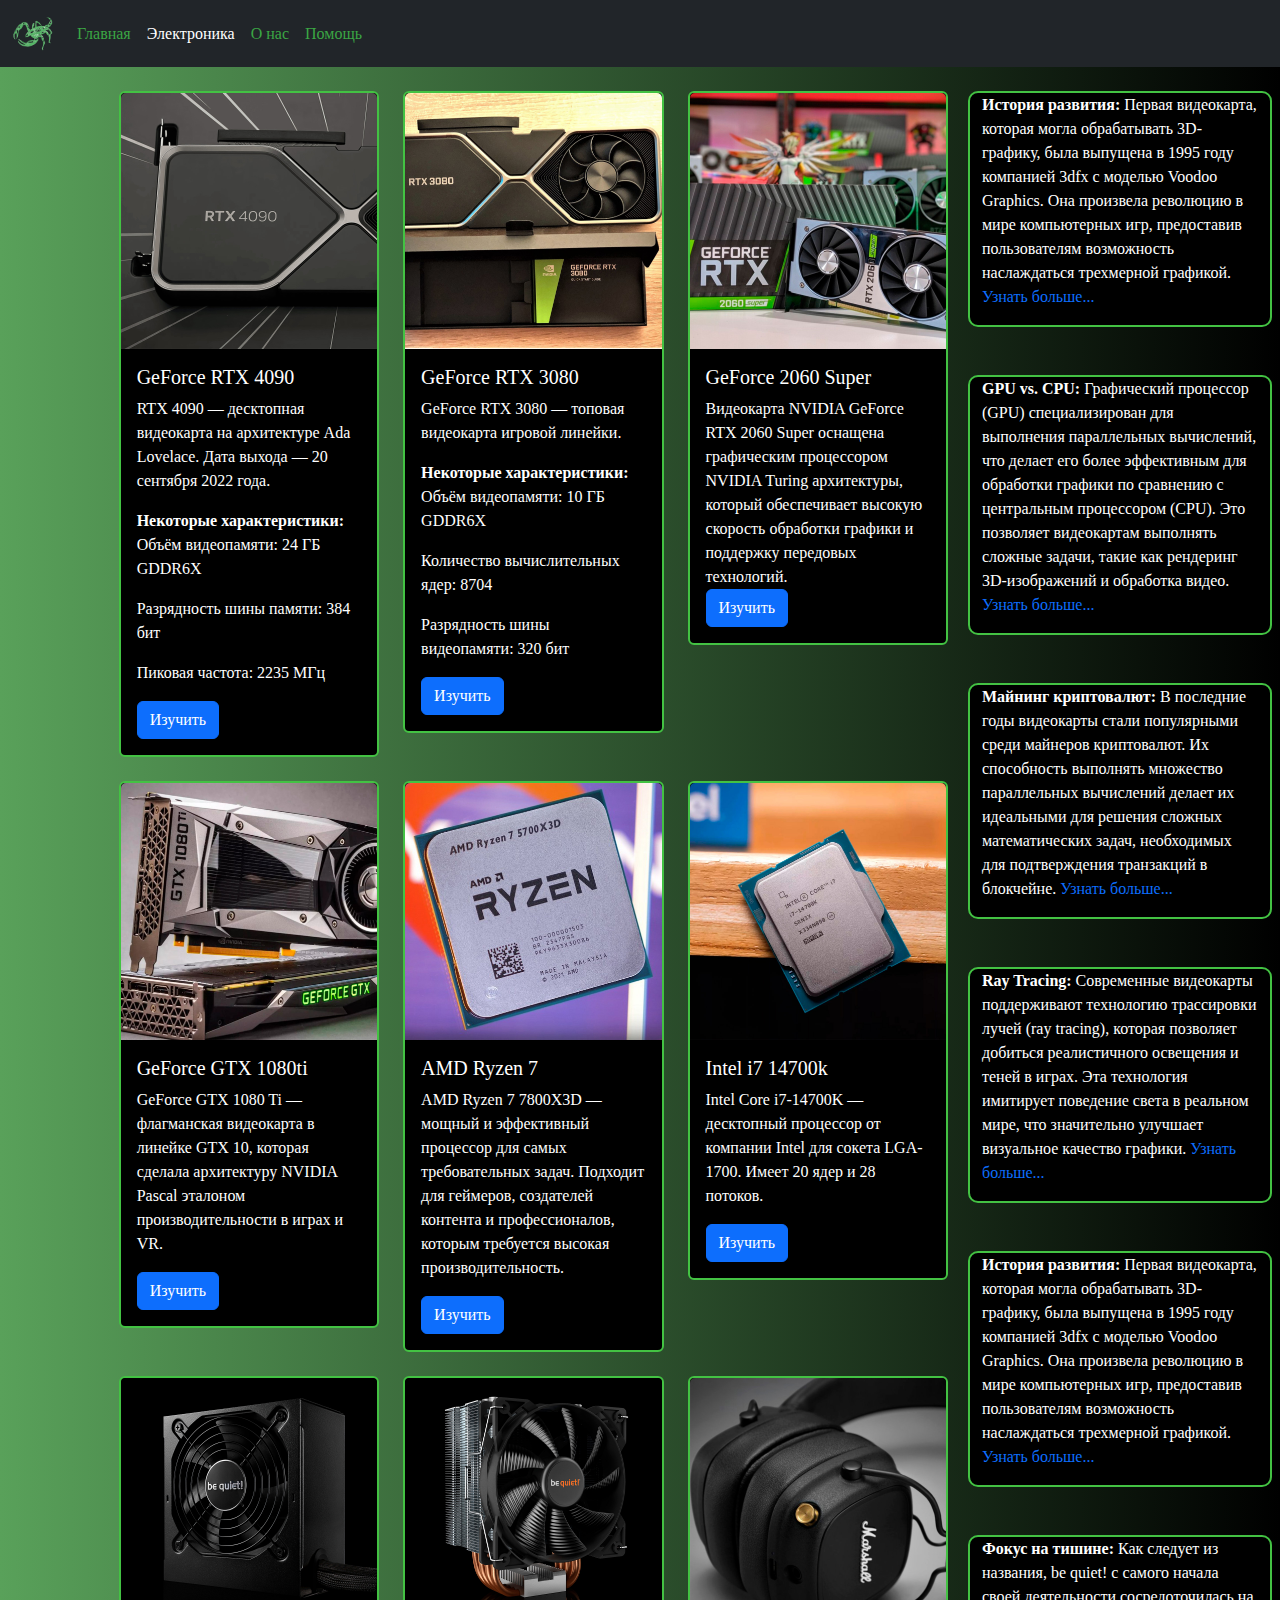
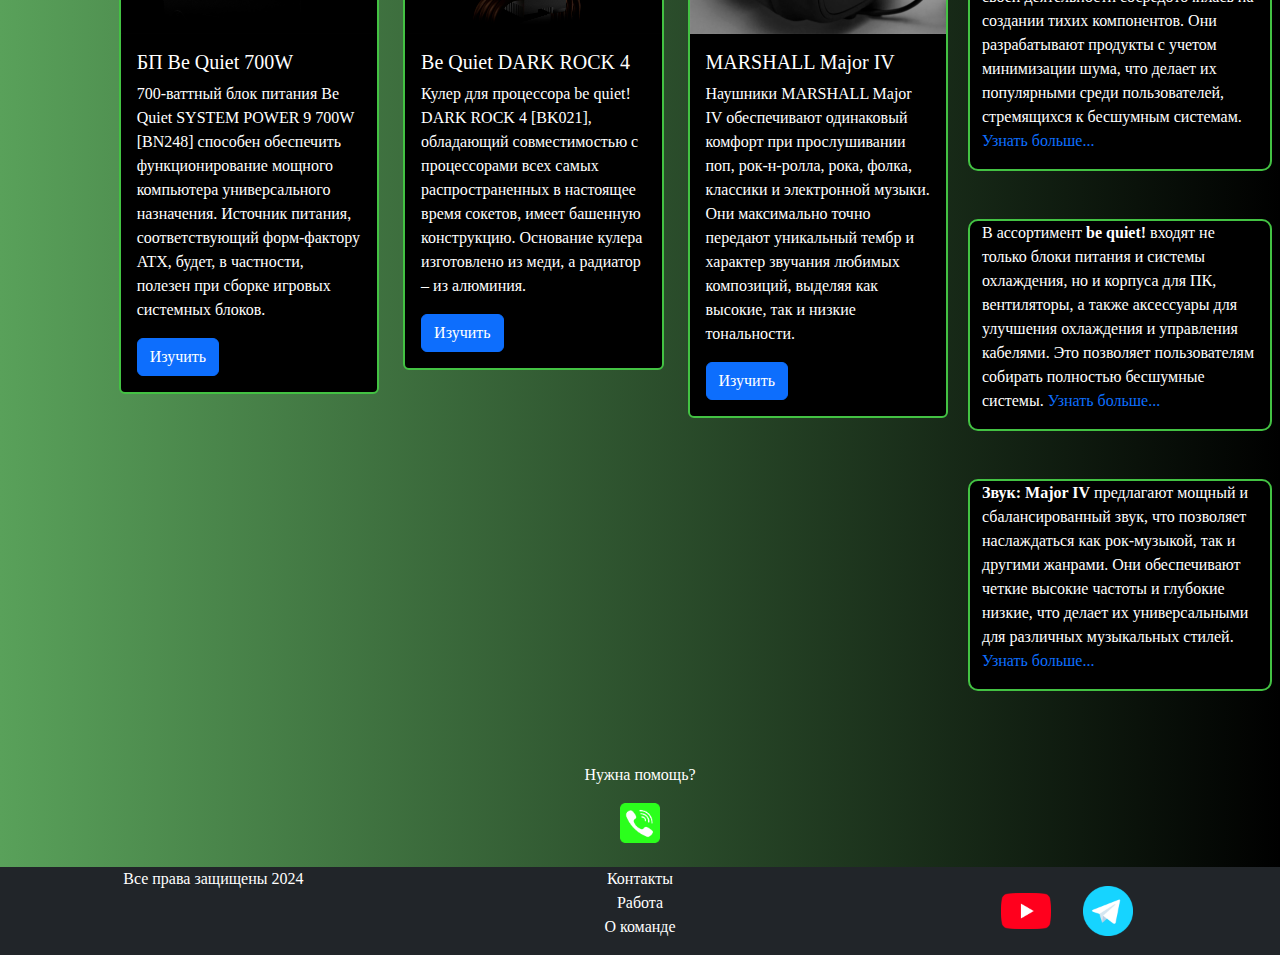
<file: pricing.html>
<!DOCTYPE html>
<html lang="en">

<head>
    <meta charset="UTF-8">
    <meta name="viewport" content="width=device-width, initial-scale=1.0">
    <link href="https://cdn.jsdelivr.net/npm/bootstrap@5.3.3/dist/css/bootstrap.min.css" rel="stylesheet"
        integrity="sha384-QWTKZyjpPEjISv5WaRU9OFeRpok6YctnYmDr5pNlyT2bRjXh0JMhjY6hW+ALEwIH" crossorigin="anonymous">
    <link rel="stylesheet" href="source/styles/style.css">
    <link rel="stylesheet" href="source/styles/bg-video.css">
    <link rel="apple-touch-icon" sizes="180x180" href="source/images/icon site/apple-touch-icon.png">
    <link rel="icon" type="image/png" sizes="32x32" href="source/images/icon site/favicon-32x32.png">
    <link rel="icon" type="image/png" sizes="16x16" href="source/images/icon site/favicon-16x16.png">
    <link rel="manifest" href="source/images/icon site/site.webmanifest">
    <title>Zavarzin</title>
</head>

<body>
    <header>
        <nav class="navbar navbar-expand-lg bg-dark">
            <div class="container-fluid">
                <a class="navbar-brand" href="index.html"><img src="source/images/logo.png" alt="Logo"></a>
                <button class="navbar-toggler" type="button" data-bs-toggle="collapse" data-bs-target="#navbarNav"
                    aria-controls="navbarNav" aria-expanded="false" aria-label="Toggle navigation">
                    <span class="navbar-toggler-icon"></span>
                </button>
                <div class="collapse navbar-collapse" id="navbarNav">
                    <ul class="navbar-nav">
                        <li class="nav-item">
                            <a class="nav-link" aria-current="page" href="index.html">Главная</a>
                        </li>
                        <li class="nav-item">
                            <a class="nav-link active" href="pricing.html">Электроника</a>
                        </li>
                        <li class="nav-item">
                            <a class="nav-link" aria-current="page" href="info.html">О нас</a>
                        </li>
                        <li class="nav-item">
                            <a class="nav-link" aria-current="page" href="help.html">Помощь</a>
                        </li>
                    </ul>
                </div>
            </div>
        </nav>
    </header>
    <section>
        <div class="container-fluid">
            <div class="row">
                <div class="col-lg-1">
                </div>

                <div class="col-lg-8 col-md-12">
                    <div class="row">
                        <div class="col-lg-4 col-md-6 mt-4">
                            <div class="card">
                                <a href="#"><img src="source/images/card/4090.jpg" class="card-img-top"
                                        alt="RTX 4090 img"></a>
                                <div class="card-body">
                                    <a href="#">
                                        <h5 class="card-title">GeForce RTX 4090</h5>
                                    </a>
                                    <p class="card-text"><a href="#">
                                            RTX 4090 — десктопная видеокарта на архитектуре Ada Lovelace.
                                            Дата
                                            выхода — 20 сентября 2022 года.
                                            <p>
                                                <b>Некоторые характеристики:</b>
                                                Объём видеопамяти: 24 ГБ GDDR6X
                                            </p>
                                            <p>Разрядность шины памяти: 384 бит</p>
                                            <p>Пиковая частота: 2235 МГц</p>
                                        </a>
                                    </p>
                                    <a href="#" class="btn btn-primary">Изучить</a>
                                </div>
                            </div>
                        </div>
                        <div class="col-lg-4 col-md-6 mt-4">
                            <div class="card">
                                <a href="#"><img src="source/images/card/rtx 3080.jpg" class="card-img-top"
                                        alt="RTX 3080"></a>
                                <div class="card-body">
                                    <h5 class="card-title"><a href="#">GeForce RTX 3080</a></h5>
                                    <p class="card-text"><a href="#">GeForce RTX 3080 — топовая видеокарта игровой
                                            линейки.
                                            <p>

                                                <b>Некоторые характеристики:</b>
                                                Объём видеопамяти: 10 ГБ GDDR6X
                                            </p>
                                            <p>Количество вычислительных ядер: 8704</p>
                                            <p>Разрядность шины видеопамяти: 320 бит</p>
                                        </a>
                                    </p>
                                    <a href="#" class="btn btn-primary">Изучить</a>
                                </div>
                            </div>
                        </div>
                        <div class="col-lg-4 col-md-6 mt-4">
                            <div class="card">
                                <a href="#"><img src="source/images/card/2060super.jpg" class="card-img-top"
                                        alt="RTX 2060S"></a>
                                <div class="card-body">
                                    <h5 class="card-title"><a href="#">GeForce 2060 Super</a></h5>
                                    <a href="#">
                                        <p class="card-text">Видеокарта NVIDIA GeForce RTX 2060 Super оснащена
                                            графическим
                                            процессором NVIDIA Turing архитектуры, который обеспечивает высокую скорость
                                            обработки
                                            графики и поддержку передовых технологий.</p>
                                    </a>
                                    <a href="#" class="btn btn-primary">Изучить</a>
                                </div>
                            </div>
                        </div>
                        <div class="col-lg-4 col-md-6 mt-4">
                            <div class="card">
                                <a href="#"><img src="source/images/card/1080ti.jpg" class="card-img-top"
                                        alt="GTX 1080ti"></a>
                                <div class="card-body">
                                    <a href="#">
                                        <h5 class="card-title">GeForce GTX 1080ti</h5>
                                    </a>
                                    <p class="card-text"><a href="#">
                                            GeForce GTX 1080 Ti — флагманская видеокарта в линейке GTX 10,
                                            которая
                                            сделала архитектуру NVIDIA Pascal эталоном производительности в играх и VR.
                                        </a></p>
                                    <a href="#" class="btn btn-primary">Изучить</a>
                                </div>
                            </div>
                        </div>
                        <div class="col-lg-4 col-md-6 mt-4">
                            <div class="card">
                                <a href="#"><img src="source/images/card/ryzen 7.jpg" class="card-img-top"
                                        alt="Ryzen 7"></a>
                                <div class="card-body">
                                    <h5 class="card-title"><a href="#">AMD Ryzen 7</a></h5>
                                    <p class="card-text"><a href="#">
                                            AMD Ryzen 7 7800X3D — мощный и эффективный процессор для самых
                                            требовательных задач. Подходит для геймеров, создателей контента и
                                            профессионалов,
                                            которым требуется высокая производительность.
                                        </a></p>
                                    <a href="#" class="btn btn-primary">Изучить</a>
                                </div>
                            </div>
                        </div>
                        <div class="col-lg-4 col-md-6 mt-4">
                            <div class="card">
                                <a href="#"><img src="source/images/card/i7 14700.jpg" class="card-img-top"
                                        alt="Intel i7"></a>
                                <div class="card-body">
                                    <h5 class="card-title"><a href="#">Intel i7 14700k</a></h5>
                                    <p class="card-text"><a href="#">
                                            Intel Core i7-14700K — десктопный процессор от компании Intel
                                            для
                                            сокета LGA-1700. Имеет 20 ядер и 28 потоков.
                                        </a></p>
                                    <a href="#" class="btn btn-primary">Изучить</a>
                                </div>
                            </div>
                        </div>
                        <div class="col-lg-4 col-md-6 mt-4">
                            <div class="card">
                                <a href="#"><img src="source/images/card/be qute bp.jpg" class="card-img-top"
                                        alt="Блок питания"></a>
                                <div class="card-body">
                                    <h5 class="card-title"><a href="#">БП Be Quiet 700W</a></h5>
                                    <p class="card-text"><a href="#">
                                            700-ваттный блок питания Be Quiet SYSTEM POWER 9 700W [BN248]
                                            способен обеспечить функционирование мощного компьютера универсального
                                            назначения.
                                            Источник питания, соответствующий форм-фактору ATX, будет, в частности,
                                            полезен
                                            при
                                            сборке игровых системных блоков.
                                        </a></p>
                                    <a href="#" class="btn btn-primary">Изучить</a>
                                </div>
                            </div>
                        </div>
                        <div class="col-lg-4 col-md-6 mt-4">
                            <div class="card">
                                <a href="#">
                                    <img src="source/images/card/be qute cool.jpg" class="card-img-top"
                                        alt="Кулеры Be Qute">
                                </a>
                                <div class="card-body">
                                    <h5 class="card-title"><a href="#">Be Quiet DARK ROCK 4</a></h5>
                                    <p class="card-text"><a href="#">
                                            Кулер для процессора be quiet! DARK ROCK 4 [BK021], обладающий
                                            совместимостью с процессорами всех самых распространенных в настоящее время
                                            сокетов, имеет башенную конструкцию. Основание кулера изготовлено из меди, а
                                            радиатор – из алюминия.
                                        </a></p>
                                    <a href="#" class="btn btn-primary">Изучить</a>
                                </div>
                            </div>
                        </div>
                        <div class="col-lg-4 col-md-6 mt-4">
                            <div class="card">
                                <a href="#">
                                    <img src="source/images/card/marshal 4.jpg" class="card-img-top"
                                        alt="marshal headphones">
                                </a>
                                <div class="card-body">
                                    <h5 class="card-title"> <a href="#">MARSHALL Major IV</a></h5>
                                    <p class="card-text"><a href="#">
                                            Наушники MARSHALL Major IV обеспечивают одинаковый комфорт при
                                            прослушивании поп, рок-н-ролла, рока, фолка, классики и электронной музыки.
                                            Они
                                            максимально точно передают уникальный тембр и характер звучания любимых
                                            композиций, выделяя как высокие, так и низкие тональности.
                                        </a></p>
                                    <a href="#" class="btn btn-primary">Изучить</a>
                                </div>
                            </div>
                        </div>

                    </div>
                </div>

                <div class="col-lg-3 col-md-12">
                    <div class="row px-2">
                        <div class="col-lg-12 sidebar my-4">
                                <p><b>История развития:</b> Первая видеокарта, которая могла обрабатывать 3D-графику, была выпущена
                                    в
                                    1995 году компанией 3dfx с моделью Voodoo Graphics. Она произвела революцию в мире
                                    компьютерных игр, предоставив пользователям возможность наслаждаться трехмерной
                                    графикой. <a href="#">Узнать
                                        больше...</a></p>
                        </div>
                        <div class="col-lg-12 sidebar my-4">
                            <p><b>GPU vs. CPU:</b> Графический процессор (GPU) специализирован для выполнения параллельных
                                вычислений, что делает его более эффективным для обработки графики по сравнению с
                                центральным процессором (CPU). Это позволяет видеокартам выполнять сложные задачи, такие
                                как
                                рендеринг 3D-изображений и обработка видео. <a href="#">Узнать
                                    больше...</a></p>
                        </div>
                        <div class="col-lg-12 sidebar my-4">
                            <p><b>Майнинг криптовалют:</b> В последние годы видеокарты стали популярными среди майнеров
                                криптовалют. Их способность выполнять множество параллельных вычислений делает их
                                идеальными
                                для решения сложных математических задач, необходимых для подтверждения транзакций в
                                блокчейне. <a href="#">Узнать
                                    больше...</a></p>
                        </div>
                        <div class="col-lg-12 sidebar my-4">
                            <p><b>Ray Tracing:</b> Современные видеокарты поддерживают технологию трассировки лучей (ray
                                tracing),
                                которая позволяет добиться реалистичного освещения и теней в играх. Эта технология
                                имитирует
                                поведение света в реальном мире, что значительно улучшает визуальное качество графики. <a
                                    href="#">Узнать
                                    больше...</a></p>
                        </div>
                        <div class="col-lg-12 sidebar my-4">
                            <p><b>История развития:</b> Первая видеокарта, которая могла обрабатывать 3D-графику, была выпущена
                                в
                                1995 году компанией 3dfx с моделью Voodoo Graphics. Она произвела революцию в мире
                                компьютерных игр, предоставив пользователям возможность наслаждаться трехмерной
                                графикой. <a href="#">Узнать
                                    больше...</a></p>
                        </div>
                        <div class="col-lg-12 sidebar my-4">
                            <p><b>Фокус на тишине:</b> Как следует из названия, be quiet! с самого начала своей деятельности
                                сосредоточилась на создании тихих компонентов. Они разрабатывают продукты с учетом
                                минимизации шума, что делает их популярными среди пользователей, стремящихся к бесшумным
                                системам. <a href="#">Узнать
                                    больше...</a></p>
                        </div>
                        <div class="col-lg-12 sidebar my-4">
                            <p> В ассортимент<b> be quiet!</b> входят не только блоки питания и системы охлаждения, но и
                                корпуса
                                для ПК, вентиляторы, а также аксессуары для улучшения охлаждения и управления кабелями.
                                Это
                                позволяет пользователям собирать полностью бесшумные системы. <a href="#">Узнать
                                    больше...</a></p>
                        </div>
                        <div class="col-lg-12 sidebar my-4">
                            <p><b>Звук: Major IV</b> предлагают мощный и сбалансированный звук, что позволяет наслаждаться как
                                рок-музыкой, так и другими жанрами. Они обеспечивают четкие высокие частоты и глубокие
                                низкие, что делает их универсальными для различных музыкальных стилей. <a href="#">Узнать
                                    больше...</a></p>
                        </div>
                    </div>

                </div>

            </div>
            <div class="col-lg-12 col-md-12 text-center mt-5 help-text">
                <a href="#">
                    <p>Нужна помощь?</p>
                </a>
            </div>
            <div class="col-lg-12 col-md-12 text-center">
                <a href="#"><img class="call-anim" style="width: 40px;" src="source/images/social/phone.png"
                        alt="phone"></a>
            </div>
    </section>


    <footer class="mt-4">
        <div class="container-fluid bg-dark">
            <div class="row">
                <div class="col-lg-4 col-md-12 footer-text text-center">
                    <p>Все права защищены 2024</p>
                </div>
                <div class="col-lg-4 col-md-12 footer-text text-center">
                    <p>Контакты<br>Работа<br>О команде</p>
                </div>
                <div class="col-lg-4 col-md-12 media-links">
                    <a href="https://www.youtube.com/watch?v=pFptt7Cargc&ab_channel=tameimpalaVEVO"><img style="width: 50px; margin-inline: 1em;" src="source/images/social/yt.png" alt="youtube"></a>
                    <a href="https://t.me/ZavarzinB"><img style="width: 50px; margin-inline: 1em;" src="source/images/social/tg.png" alt="tg"></a>
                </div>
            </div>
        </div>
    </footer>



    <script src="https://cdn.jsdelivr.net/npm/bootstrap@5.3.3/dist/js/bootstrap.bundle.min.js"
        integrity="sha384-YvpcrYf0tY3lHB60NNkmXc5s9fDVZLESaAA55NDzOxhy9GkcIdslK1eN7N6jIeHz"
        crossorigin="anonymous"></script>
</body>

</html>
</file>
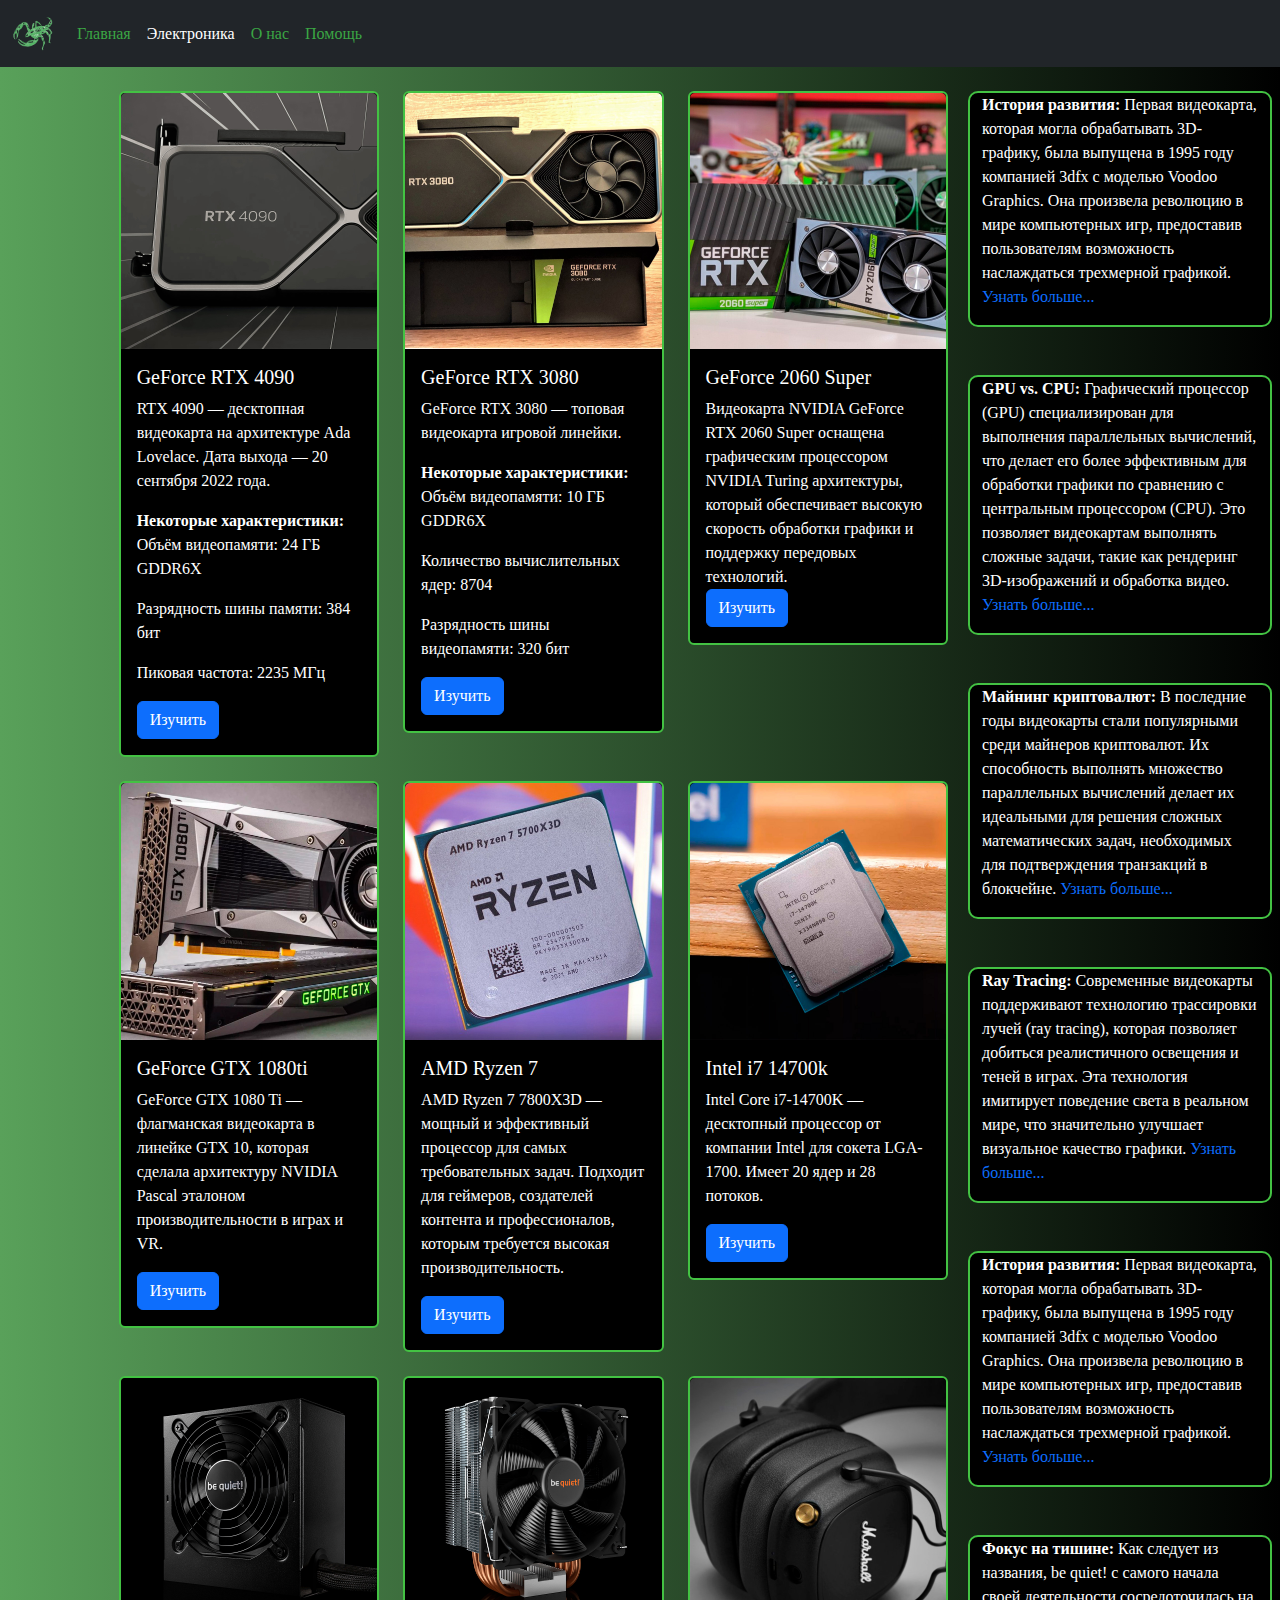
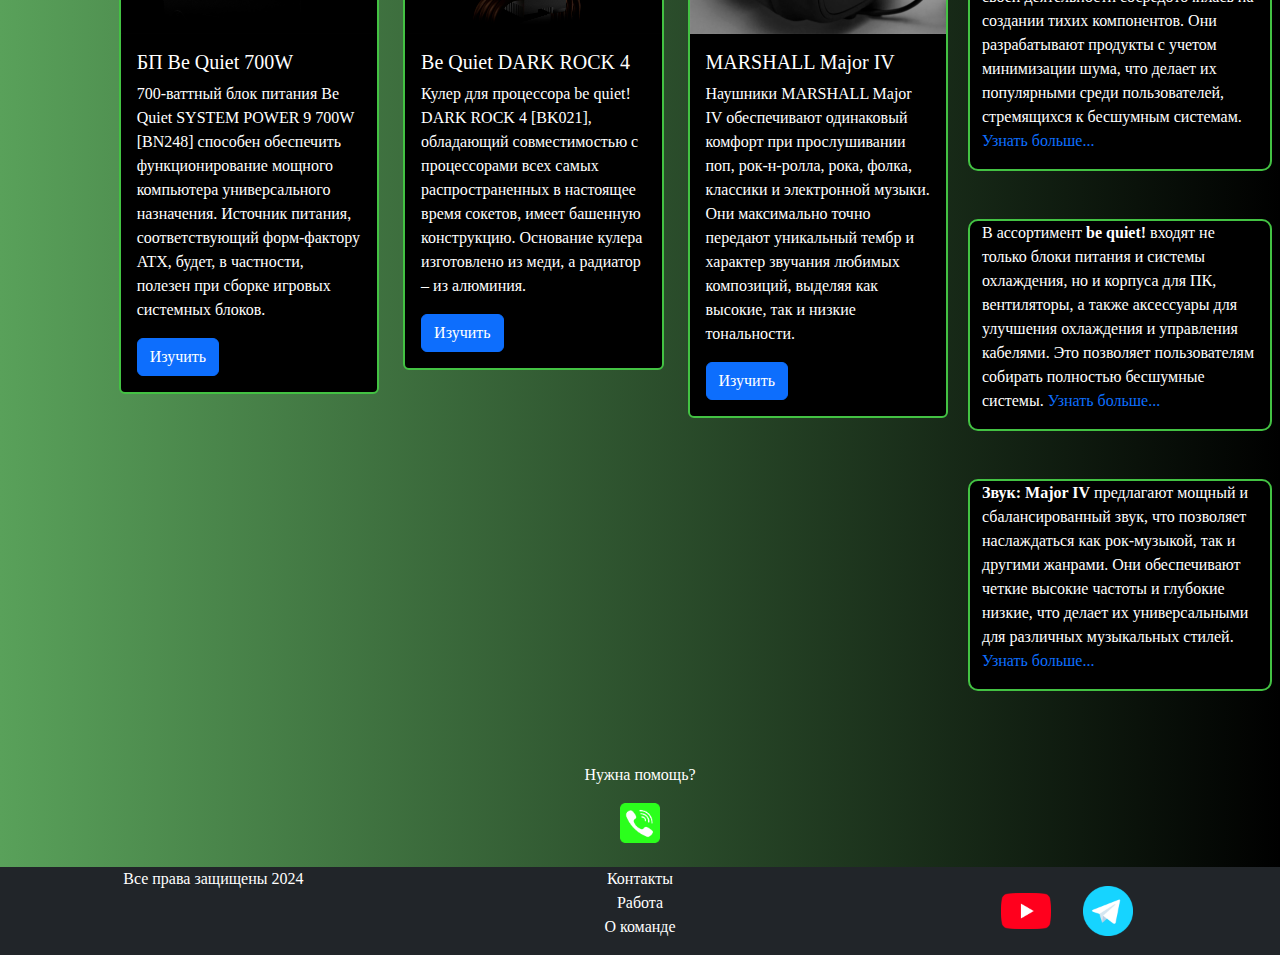
<file: ZavarzinWeb/pricing.html>
<!DOCTYPE html>
<html lang="en">

<head>
    <meta charset="UTF-8">
    <meta name="viewport" content="width=device-width, initial-scale=1.0">
    <link href="https://cdn.jsdelivr.net/npm/bootstrap@5.3.3/dist/css/bootstrap.min.css" rel="stylesheet"
        integrity="sha384-QWTKZyjpPEjISv5WaRU9OFeRpok6YctnYmDr5pNlyT2bRjXh0JMhjY6hW+ALEwIH" crossorigin="anonymous">
    <link rel="stylesheet" href="source/styles/style.css">
    <link rel="stylesheet" href="source/styles/bg-video.css">
    <link rel="apple-touch-icon" sizes="180x180" href="source/images/icon site/apple-touch-icon.png">
    <link rel="icon" type="image/png" sizes="32x32" href="source/images/icon site/favicon-32x32.png">
    <link rel="icon" type="image/png" sizes="16x16" href="source/images/icon site/favicon-16x16.png">
    <link rel="manifest" href="source/images/icon site/site.webmanifest">
    <title>Zavarzin</title>
</head>

<body>
    <header>
        <nav class="navbar navbar-expand-lg bg-dark">
            <div class="container-fluid">
                <a class="navbar-brand" href="/"><img src="source/images/logo.png" alt="Logo"></a>
                <button class="navbar-toggler" type="button" data-bs-toggle="collapse" data-bs-target="#navbarNav"
                    aria-controls="navbarNav" aria-expanded="false" aria-label="Toggle navigation">
                    <span class="navbar-toggler-icon"></span>
                </button>
                <div class="collapse navbar-collapse" id="navbarNav">
                    <ul class="navbar-nav">
                        <li class="nav-item">
                            <a class="nav-link" aria-current="page" href="/">Главная</a>
                        </li>
                        <li class="nav-item">
                            <a class="nav-link active" href="pricing.html">Электроника</a>
                        </li>
                        <li class="nav-item">
                            <a class="nav-link" aria-current="page" href="info.html">О нас</a>
                        </li>
                        <li class="nav-item">
                            <a class="nav-link" aria-current="page" href="help.html">Помощь</a>
                        </li>
                    </ul>
                </div>
            </div>
        </nav>
    </header>
    <section>
        <div class="container-fluid">
            <div class="row">
                <div class="col-lg-1">
                </div>

                <div class="col-lg-8 col-md-12">
                    <div class="row">
                        <div class="col-lg-4 col-md-6 mt-4">
                            <div class="card">
                                <a href="#"><img src="source/images/card/4090.jpg" class="card-img-top"
                                        alt="RTX 4090 img"></a>
                                <div class="card-body">
                                    <a href="#">
                                        <h5 class="card-title">GeForce RTX 4090</h5>
                                    </a>
                                    <p class="card-text"><a href="#">
                                            RTX 4090 — десктопная видеокарта на архитектуре Ada Lovelace.
                                            Дата
                                            выхода — 20 сентября 2022 года.
                                            <p>
                                                <b>Некоторые характеристики:</b>
                                                Объём видеопамяти: 24 ГБ GDDR6X
                                            </p>
                                            <p>Разрядность шины памяти: 384 бит</p>
                                            <p>Пиковая частота: 2235 МГц</p>
                                        </a>
                                    </p>
                                    <a href="#" class="btn btn-primary">Изучить</a>
                                </div>
                            </div>
                        </div>
                        <div class="col-lg-4 col-md-6 mt-4">
                            <div class="card">
                                <a href="#"><img src="source/images/card/rtx 3080.jpg" class="card-img-top"
                                        alt="RTX 3080"></a>
                                <div class="card-body">
                                    <h5 class="card-title"><a href="#">GeForce RTX 3080</a></h5>
                                    <p class="card-text"><a href="#">GeForce RTX 3080 — топовая видеокарта игровой
                                            линейки.
                                            <p>

                                                <b>Некоторые характеристики:</b>
                                                Объём видеопамяти: 10 ГБ GDDR6X
                                            </p>
                                            <p>Количество вычислительных ядер: 8704</p>
                                            <p>Разрядность шины видеопамяти: 320 бит</p>
                                        </a>
                                    </p>
                                    <a href="#" class="btn btn-primary">Изучить</a>
                                </div>
                            </div>
                        </div>
                        <div class="col-lg-4 col-md-6 mt-4">
                            <div class="card">
                                <a href="#"><img src="source/images/card/2060super.jpg" class="card-img-top"
                                        alt="RTX 2060S"></a>
                                <div class="card-body">
                                    <h5 class="card-title"><a href="#">GeForce 2060 Super</a></h5>
                                    <a href="#">
                                        <p class="card-text">Видеокарта NVIDIA GeForce RTX 2060 Super оснащена
                                            графическим
                                            процессором NVIDIA Turing архитектуры, который обеспечивает высокую скорость
                                            обработки
                                            графики и поддержку передовых технологий.</p>
                                    </a>
                                    <a href="#" class="btn btn-primary">Изучить</a>
                                </div>
                            </div>
                        </div>
                        <div class="col-lg-4 col-md-6 mt-4">
                            <div class="card">
                                <a href="#"><img src="source/images/card/1080ti.jpg" class="card-img-top"
                                        alt="GTX 1080ti"></a>
                                <div class="card-body">
                                    <a href="#">
                                        <h5 class="card-title">GeForce GTX 1080ti</h5>
                                    </a>
                                    <p class="card-text"><a href="#">
                                            GeForce GTX 1080 Ti — флагманская видеокарта в линейке GTX 10,
                                            которая
                                            сделала архитектуру NVIDIA Pascal эталоном производительности в играх и VR.
                                        </a></p>
                                    <a href="#" class="btn btn-primary">Изучить</a>
                                </div>
                            </div>
                        </div>
                        <div class="col-lg-4 col-md-6 mt-4">
                            <div class="card">
                                <a href="#"><img src="source/images/card/ryzen 7.jpg" class="card-img-top"
                                        alt="Ryzen 7"></a>
                                <div class="card-body">
                                    <h5 class="card-title"><a href="#">AMD Ryzen 7</a></h5>
                                    <p class="card-text"><a href="#">
                                            AMD Ryzen 7 7800X3D — мощный и эффективный процессор для самых
                                            требовательных задач. Подходит для геймеров, создателей контента и
                                            профессионалов,
                                            которым требуется высокая производительность.
                                        </a></p>
                                    <a href="#" class="btn btn-primary">Изучить</a>
                                </div>
                            </div>
                        </div>
                        <div class="col-lg-4 col-md-6 mt-4">
                            <div class="card">
                                <a href="#"><img src="source/images/card/i7 14700.jpg" class="card-img-top"
                                        alt="Intel i7"></a>
                                <div class="card-body">
                                    <h5 class="card-title"><a href="#">Intel i7 14700k</a></h5>
                                    <p class="card-text"><a href="#">
                                            Intel Core i7-14700K — десктопный процессор от компании Intel
                                            для
                                            сокета LGA-1700. Имеет 20 ядер и 28 потоков.
                                        </a></p>
                                    <a href="#" class="btn btn-primary">Изучить</a>
                                </div>
                            </div>
                        </div>
                        <div class="col-lg-4 col-md-6 mt-4">
                            <div class="card">
                                <a href="#"><img src="source/images/card/be qute bp.jpg" class="card-img-top"
                                        alt="Блок питания"></a>
                                <div class="card-body">
                                    <h5 class="card-title"><a href="#">БП Be Quiet 700W</a></h5>
                                    <p class="card-text"><a href="#">
                                            700-ваттный блок питания Be Quiet SYSTEM POWER 9 700W [BN248]
                                            способен обеспечить функционирование мощного компьютера универсального
                                            назначения.
                                            Источник питания, соответствующий форм-фактору ATX, будет, в частности,
                                            полезен
                                            при
                                            сборке игровых системных блоков.
                                        </a></p>
                                    <a href="#" class="btn btn-primary">Изучить</a>
                                </div>
                            </div>
                        </div>
                        <div class="col-lg-4 col-md-6 mt-4">
                            <div class="card">
                                <a href="#">
                                    <img src="source/images/card/be qute cool.jpg" class="card-img-top"
                                        alt="Кулеры Be Qute">
                                </a>
                                <div class="card-body">
                                    <h5 class="card-title"><a href="#">Be Quiet DARK ROCK 4</a></h5>
                                    <p class="card-text"><a href="#">
                                            Кулер для процессора be quiet! DARK ROCK 4 [BK021], обладающий
                                            совместимостью с процессорами всех самых распространенных в настоящее время
                                            сокетов, имеет башенную конструкцию. Основание кулера изготовлено из меди, а
                                            радиатор – из алюминия.
                                        </a></p>
                                    <a href="#" class="btn btn-primary">Изучить</a>
                                </div>
                            </div>
                        </div>
                        <div class="col-lg-4 col-md-6 mt-4">
                            <div class="card">
                                <a href="#">
                                    <img src="source/images/card/marshal 4.jpg" class="card-img-top"
                                        alt="marshal headphones">
                                </a>
                                <div class="card-body">
                                    <h5 class="card-title"> <a href="#">MARSHALL Major IV</a></h5>
                                    <p class="card-text"><a href="#">
                                            Наушники MARSHALL Major IV обеспечивают одинаковый комфорт при
                                            прослушивании поп, рок-н-ролла, рока, фолка, классики и электронной музыки.
                                            Они
                                            максимально точно передают уникальный тембр и характер звучания любимых
                                            композиций, выделяя как высокие, так и низкие тональности.
                                        </a></p>
                                    <a href="#" class="btn btn-primary">Изучить</a>
                                </div>
                            </div>
                        </div>

                    </div>
                </div>

                <div class="col-lg-3 col-md-12">
                    <div class="row px-2">
                        <div class="col-lg-12 sidebar my-4">
                                <p><b>История развития:</b> Первая видеокарта, которая могла обрабатывать 3D-графику, была выпущена
                                    в
                                    1995 году компанией 3dfx с моделью Voodoo Graphics. Она произвела революцию в мире
                                    компьютерных игр, предоставив пользователям возможность наслаждаться трехмерной
                                    графикой. <a href="#">Узнать
                                        больше...</a></p>
                        </div>
                        <div class="col-lg-12 sidebar my-4">
                            <p><b>GPU vs. CPU:</b> Графический процессор (GPU) специализирован для выполнения параллельных
                                вычислений, что делает его более эффективным для обработки графики по сравнению с
                                центральным процессором (CPU). Это позволяет видеокартам выполнять сложные задачи, такие
                                как
                                рендеринг 3D-изображений и обработка видео. <a href="#">Узнать
                                    больше...</a></p>
                        </div>
                        <div class="col-lg-12 sidebar my-4">
                            <p><b>Майнинг криптовалют:</b> В последние годы видеокарты стали популярными среди майнеров
                                криптовалют. Их способность выполнять множество параллельных вычислений делает их
                                идеальными
                                для решения сложных математических задач, необходимых для подтверждения транзакций в
                                блокчейне. <a href="#">Узнать
                                    больше...</a></p>
                        </div>
                        <div class="col-lg-12 sidebar my-4">
                            <p><b>Ray Tracing:</b> Современные видеокарты поддерживают технологию трассировки лучей (ray
                                tracing),
                                которая позволяет добиться реалистичного освещения и теней в играх. Эта технология
                                имитирует
                                поведение света в реальном мире, что значительно улучшает визуальное качество графики. <a
                                    href="#">Узнать
                                    больше...</a></p>
                        </div>
                        <div class="col-lg-12 sidebar my-4">
                            <p><b>История развития:</b> Первая видеокарта, которая могла обрабатывать 3D-графику, была выпущена
                                в
                                1995 году компанией 3dfx с моделью Voodoo Graphics. Она произвела революцию в мире
                                компьютерных игр, предоставив пользователям возможность наслаждаться трехмерной
                                графикой. <a href="#">Узнать
                                    больше...</a></p>
                        </div>
                        <div class="col-lg-12 sidebar my-4">
                            <p><b>Фокус на тишине:</b> Как следует из названия, be quiet! с самого начала своей деятельности
                                сосредоточилась на создании тихих компонентов. Они разрабатывают продукты с учетом
                                минимизации шума, что делает их популярными среди пользователей, стремящихся к бесшумным
                                системам. <a href="#">Узнать
                                    больше...</a></p>
                        </div>
                        <div class="col-lg-12 sidebar my-4">
                            <p> В ассортимент<b> be quiet!</b> входят не только блоки питания и системы охлаждения, но и
                                корпуса
                                для ПК, вентиляторы, а также аксессуары для улучшения охлаждения и управления кабелями.
                                Это
                                позволяет пользователям собирать полностью бесшумные системы. <a href="#">Узнать
                                    больше...</a></p>
                        </div>
                        <div class="col-lg-12 sidebar my-4">
                            <p><b>Звук: Major IV</b> предлагают мощный и сбалансированный звук, что позволяет наслаждаться как
                                рок-музыкой, так и другими жанрами. Они обеспечивают четкие высокие частоты и глубокие
                                низкие, что делает их универсальными для различных музыкальных стилей. <a href="#">Узнать
                                    больше...</a></p>
                        </div>
                    </div>

                </div>

            </div>
            <div class="col-lg-12 col-md-12 text-center mt-5 help-text">
                <a href="#">
                    <p>Нужна помощь?</p>
                </a>
            </div>
            <div class="col-lg-12 col-md-12 text-center">
                <a href="#"><img class="call-anim" style="width: 40px;" src="source/images/social/phone.png"
                        alt="phone"></a>
            </div>
    </section>


    <footer class="mt-4">
        <div class="container-fluid bg-dark">
            <div class="row">
                <div class="col-lg-4 col-md-12 footer-text text-center">
                    <p>Все права защищены 2024</p>
                </div>
                <div class="col-lg-4 col-md-12 footer-text text-center">
                    <p>Контакты<br>Работа<br>О команде</p>
                </div>
                <div class="col-lg-4 col-md-12 media-links">
                    <a href="https://www.youtube.com/watch?v=pFptt7Cargc&ab_channel=tameimpalaVEVO"><img style="width: 50px; margin-inline: 1em;" src="source/images/social/yt.png" alt="youtube"></a>
                    <a href="https://t.me/ZavarzinB"><img style="width: 50px; margin-inline: 1em;" src="source/images/social/tg.png" alt="tg"></a>
                </div>
            </div>
        </div>
    </footer>



    <script src="https://cdn.jsdelivr.net/npm/bootstrap@5.3.3/dist/js/bootstrap.bundle.min.js"
        integrity="sha384-YvpcrYf0tY3lHB60NNkmXc5s9fDVZLESaAA55NDzOxhy9GkcIdslK1eN7N6jIeHz"
        crossorigin="anonymous"></script>
</body>

</html>
</file>
<file: source/styles/style.css>
@import url(https://fonts.googleapis.com/css?family=Roboto&display=swap);
body {
    font-family: PT Serif;
    background: linear-gradient(90deg, #59a15a 0%, #000000 100%);
}
.nav-link {
    color: rgb(59, 166, 68);
}
.navbar-nav .nav-link.active {
color: white;
}
.navbar-brand img {
    width: 41px;
} 
.navbar-toggler {
    color: white;
    background-color:  rgb(59, 166, 68);
}
.sidebar {
    color: white;
    background-color: black;
}
.card {
    background: black;
    color: white;
    border-color: #43c243;
    border-width: 2px;
}
.card a {
    text-decoration: none;
    color: white;
}
.sidebar a {
    text-decoration: none;
}
.sidebar {
    border: 2px solid  #43c243;
    border-radius: 10px;
}
.slide-text {
    color: white;
}
.footer-text {
    color: white;
}
.media-links {
    display: flex;
    justify-content: center;
    align-items: center;
}
.help-text a {
    color: white;
    text-decoration: none;
}
.call-anim {
    animation: Call 2s ease 0s 2 normal forwards;
}
@keyframes Call {
	0%,
	100% {
		transform: translateX(0);
	}

	10%,
	30%,
	50%,
	70% {
		transform: translateX(-10px);
	}

	20%,
	40%,
	60% {
		transform: translateX(10px);
	}

	80% {
		transform: translateX(8px);
	}

	90% {
		transform: translateX(-8px);
	}
}

@media (max-width: 755px) {
    .carousel-indicators {
        display: none;
    }
}
.btn-outline-primary {
    background-color: black;
}
</file>
<file: source/styles/bg-video.css>
.bgvideo  {
    height: 70vh;
    width: 100%;
    position: relative;
    display: flex;
    justify-content: center;
    align-items: center;
}
.bgvideo video {
    height: 70vh;
    width: 100%;
    position: absolute;
    top: 0;
    left: 0;
    object-fit: cover;
    z-index: 1;
}

.video-text {
    color:white;
    z-index: 2;
}
</file>
<file: ZavarzinWeb/source/styles/style.css>
@import url(https://fonts.googleapis.com/css?family=Roboto&display=swap);
body {
    font-family: PT Serif;
    background: linear-gradient(90deg, #59a15a 0%, #000000 100%);
}
.nav-link {
    color: rgb(59, 166, 68);
}
.navbar-nav .nav-link.active {
color: white;
}
.navbar-brand img {
    width: 41px;
} 
.navbar-toggler {
    color: white;
    background-color:  rgb(59, 166, 68);
}
.sidebar {
    color: white;
    background-color: black;
}
.card {
    background: black;
    color: white;
    border-color: #43c243;
    border-width: 2px;
}
.card a {
    text-decoration: none;
    color: white;
}
.sidebar a {
    text-decoration: none;
}
.sidebar {
    border: 2px solid  #43c243;
    border-radius: 10px;
}
.slide-text {
    color: white;
}
.footer-text {
    color: white;
}
.media-links {
    display: flex;
    justify-content: center;
    align-items: center;
}
.help-text a {
    color: white;
    text-decoration: none;
}
.call-anim {
    animation: Call 2s ease 0s 2 normal forwards;
}
@keyframes Call {
	0%,
	100% {
		transform: translateX(0);
	}

	10%,
	30%,
	50%,
	70% {
		transform: translateX(-10px);
	}

	20%,
	40%,
	60% {
		transform: translateX(10px);
	}

	80% {
		transform: translateX(8px);
	}

	90% {
		transform: translateX(-8px);
	}
}

@media (max-width: 755px) {
    .carousel-indicators {
        display: none;
    }
}
.btn-outline-primary {
    background-color: black;
}
</file>
<file: ZavarzinWeb/source/styles/bg-video.css>
.bgvideo  {
    height: 70vh;
    width: 100%;
    position: relative;
    display: flex;
    justify-content: center;
    align-items: center;
}
.bgvideo video {
    height: 70vh;
    width: 100%;
    position: absolute;
    top: 0;
    left: 0;
    object-fit: cover;
    z-index: 1;
}

.video-text {
    color:white;
    z-index: 2;
}
</file>
